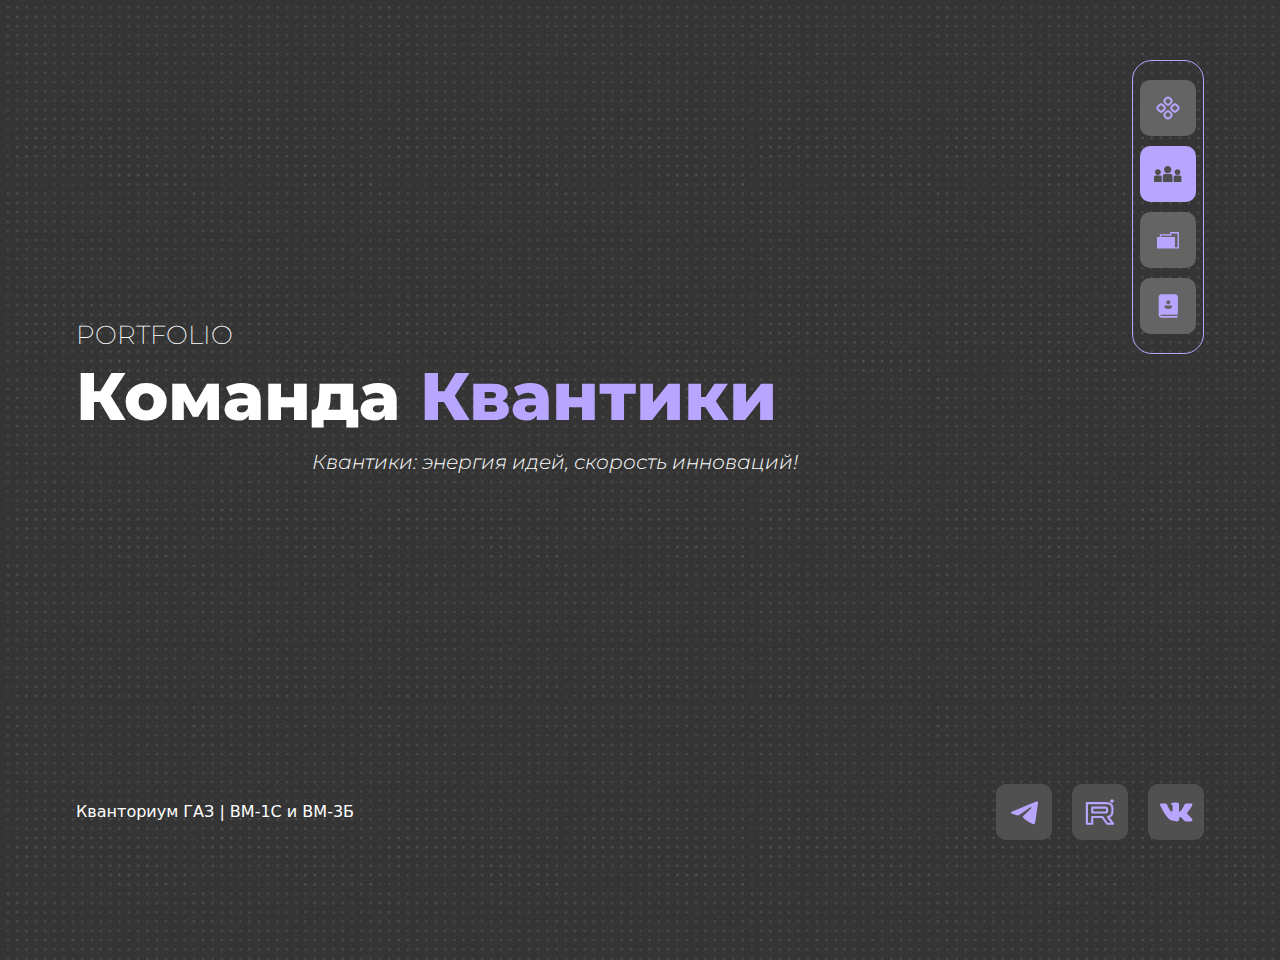
<file: index.html>
<!DOCTYPE html>
<html lang="en">

<head>
    <meta charset="UTF-8">
    <meta name="viewport" content="width=device-width, initial-scale=1.0">
    <title>Портфолио</title>


    <link rel="stylesheet"
          href="https://cdn.jsdelivr.net/npm/bootstrap@5.3.3/dist/css/bootstrap.min.css"
          integrity="sha384-QWTKZyjpPEjISv5WaRU9OFeRpok6YctnYmDr5pNlyT2bRjXh0JMhjY6hW+ALEwIH"
          crossorigin="anonymous">

    <link rel="stylesheet" href="./style/style.css">

    <meta name="description" content="Портфолио для конкурса">

    <meta name="author" content="ВМ-1С и ВМ-3Б" />


</head>

<body class="general-page">

    <div class="menu-container">
        <div class="menu">
            <ul class="menu__list">
                <li class="menu__list-item " tabindex="1">
                    <a href="./index.html" class="menu__link">
                        <svg class="dec" width="26" height="26" viewBox="0 0 26 26" fill="none"
                             xmlns="http://www.w3.org/2000/svg">
                            <path d="M12.1711 2.57167C11.7729 2.73659 11.4159 3.09354 10.7021 3.80737C9.98845 4.52105 9.63135 4.87815 9.46644 5.27626C9.24654 5.80716 9.24654 6.40373 9.46644 6.93462C9.63137 7.3328 9.9883 7.68972 10.7021 8.40358C11.4156 9.11702 11.773 9.47441 12.171 9.63929C12.7019 9.85919 13.2985 9.85919 13.8294 9.63928C14.2276 9.47435 14.5845 9.11743 15.2984 8.40358C16.0122 7.68972 16.3681 7.3328 16.533 6.93462C16.7529 6.40373 16.7529 5.80716 16.533 5.27626C16.3681 4.87809 16.0122 4.52122 15.2984 3.80737C14.5845 3.09353 14.2276 2.73659 13.8294 2.57167C13.2985 2.35176 12.7019 2.35176 12.1711 2.57167Z"
                                  stroke="#4F4F4F" stroke-width="2" stroke-linecap="round"
                                  stroke-linejoin="round" />
                            <path d="M5.27654 9.46571C4.87837 9.63064 4.52143 9.98757 3.80759 10.7014C3.09394 11.4151 2.73682 11.7722 2.57191 12.1703C2.35201 12.7012 2.35201 13.2978 2.57191 13.8286C2.73684 14.2269 3.09378 14.5838 3.80762 15.2976C4.52107 16.0111 4.87845 16.3684 5.27651 16.5333C5.80741 16.7532 6.40398 16.7532 6.93486 16.5333C7.33304 16.3684 7.68997 16.0114 8.40382 15.2976C9.11767 14.5838 9.47355 14.2269 9.63847 13.8286C9.85838 13.2978 9.85838 12.7012 9.63847 12.1703C9.47355 11.7721 9.11767 11.4153 8.40382 10.7014C7.68997 9.98756 7.33304 9.63064 6.93486 9.46571C6.40398 9.2458 5.80744 9.2458 5.27654 9.46571Z"
                                  stroke="#4F4F4F" stroke-width="2" stroke-linecap="round"
                                  stroke-linejoin="round" />
                            <path d="M17.5967 10.7014C16.883 11.4151 16.526 11.7721 16.361 12.1703C16.1411 12.7012 16.1411 13.2978 16.361 13.8286C16.526 14.2269 16.8829 14.5837 17.5967 15.2976C18.3101 16.011 18.6676 16.3684 19.0656 16.5333C19.5965 16.7532 20.1931 16.7532 20.724 16.5333C21.1221 16.3684 21.4791 16.0114 22.1929 15.2976C22.9068 14.5838 23.2627 14.2269 23.4276 13.8286C23.6475 13.2978 23.6475 12.7012 23.4276 12.1703C23.2627 11.7721 22.9068 11.4153 22.1929 10.7014C21.4791 9.98757 21.1221 9.63064 20.724 9.46571C20.1931 9.2458 19.5966 9.2458 19.0656 9.46571C18.6675 9.63064 18.3105 9.98757 17.5967 10.7014Z"
                                  stroke="#4F4F4F" stroke-width="2" stroke-linecap="round"
                                  stroke-linejoin="round" />
                            <path d="M12.1711 16.3602C11.7729 16.5252 11.4159 16.8821 10.7021 17.5959C9.98846 18.3096 9.63135 18.6667 9.46644 19.0648C9.24654 19.5958 9.24654 20.1922 9.46644 20.7232C9.63137 21.1213 9.9883 21.4783 10.7021 22.1921C11.4156 22.9056 11.773 23.263 12.171 23.4278C12.7019 23.6478 13.2985 23.6478 13.8294 23.4278C14.2276 23.263 14.5845 22.906 15.2984 22.1921C16.0122 21.4783 16.3681 21.1213 16.533 20.7232C16.7529 20.1922 16.7529 19.5958 16.533 19.0648C16.3681 18.6667 16.0122 18.3097 15.2984 17.5959C14.5845 16.8821 14.2276 16.5252 13.8294 16.3602C13.2985 16.1404 12.7019 16.1404 12.1711 16.3602Z"
                                  stroke="#4F4F4F" stroke-width="2" stroke-linecap="round"
                                  stroke-linejoin="round" />
                        </svg>
                    </a>
                </li>
                <li class="menu__list-item active" tabindex="2">
                    <a href="./comand.html" class="menu__link">
                        <svg width="28" height="17" viewBox="0 0 28 17" fill="none"
                             xmlns="http://www.w3.org/2000/svg">
                            <path d="M13.6828 7.29612C15.7068 7.29612 17.3338 5.65975 17.3338 3.64866C17.3362 1.63168 15.7068 0 13.6828 0C11.6729 0 10.0413 1.63168 10.0413 3.64866C10.0413 5.66215 11.6729 7.29612 13.6828 7.29612Z"
                                  fill="#B8A5FF" />
                            <path d="M16.6116 7.89062H10.7639C9.71842 7.89062 8.86206 8.8492 8.86206 10.0251V15.8986C8.86206 15.9632 8.89495 16.0208 8.89849 16.0878H18.4735C18.4806 16.0208 18.5076 15.9633 18.5076 15.8986V10.0251C18.5111 8.8492 17.6547 7.89062 16.6116 7.89062Z"
                                  fill="#B8A5FF" />
                            <path d="M23.5037 9.03714C25.1283 9.03714 26.431 7.7297 26.431 6.11447C26.431 4.49923 25.1283 3.18945 23.5037 3.18945C21.8908 3.18945 20.5857 4.49923 20.5857 6.11447C20.5822 7.72856 21.8908 9.03714 23.5037 9.03714Z"
                                  fill="#B8A5FF" />
                            <path d="M25.8517 9.51416H21.1658C20.3247 9.51416 19.6375 10.2824 19.6375 11.2281V15.934C19.6375 15.9845 19.6621 16.0327 19.6657 16.0879H27.3459C27.3495 16.0327 27.3729 15.9845 27.3729 15.934V11.2281C27.3765 10.2824 26.6905 9.51416 25.8517 9.51416Z"
                                  fill="#B8A5FF" />
                            <path d="M3.86713 9.03714C5.48939 9.03714 6.79334 7.7297 6.79334 6.11447C6.79334 4.49923 5.48939 3.18945 3.86713 3.18945C2.25309 3.18945 0.947998 4.49923 0.947998 6.11447C0.947998 7.7297 2.25309 9.03714 3.86713 9.03714Z"
                                  fill="#B8A5FF" />
                            <path d="M6.21419 9.51416H1.52358C0.684869 9.51416 0 10.2824 0 11.2281V15.934C0 15.9845 0.0246696 16.0327 0.0293531 16.0879H7.70962C7.71316 16.0327 7.73549 15.9845 7.73549 15.934V11.2281C7.73783 10.2824 7.05176 9.51416 6.21419 9.51416Z"
                                  fill="#B8A5FF" />
                        </svg>
                    </a>
                </li>
                <li class="menu__list-item" tabindex="3">
                    <a href="./project.html" class="menu__link">
                        <svg width="22" height="17" viewBox="0 0 22 17" fill="none"
                             xmlns="http://www.w3.org/2000/svg">
                            <path d="M13.0586 0V2.20266H2.82863V4.93899H0V16.575H22V0.0550664V0H14.4336H13.0586ZM14.4336 1.37666H20.625V15.1983H17.875V4.98792H17.8661V4.93899H4.20363V3.57932L14.4336 3.63137V1.37666Z"
                                  fill="#B8A5FF" />
                        </svg>

                    </a>
                </li>
                <li class="menu__list-item" tabindex="4">
                    <a href="./contact.html" class="menu__link">
                        <svg width="20" height="24" viewBox="0 0 20 24" fill="none"
                             xmlns="http://www.w3.org/2000/svg">
                            <path d="M17.0001 0.333496C18.6109 0.333496 19.9167 1.63933 19.9167 3.25016V19.8752C19.9167 20.3584 19.525 20.7502 19.0417 20.7502H2.41675C2.41675 21.3945 2.93909 21.9168 3.58341 21.9168H19.0417C19.525 21.9168 19.9167 22.3086 19.9167 22.7918C19.9167 23.2751 19.525 23.6668 19.0417 23.6668H3.58341C1.97259 23.6668 0.666748 22.361 0.666748 20.7502V3.25016C0.666748 1.63933 1.97259 0.333496 3.58341 0.333496H17.0001ZM13.2084 11.4168H7.37508C6.89184 11.4168 6.50008 11.8086 6.50008 12.2918V12.8746C6.50008 14.0418 8.1137 14.9168 10.2917 14.9168C12.4697 14.9168 14.0834 14.0418 14.0834 12.8746V12.2918C14.0834 11.8086 13.6916 11.4168 13.2084 11.4168ZM10.2917 6.16683C9.16381 6.16683 8.25008 7.07523 8.25008 8.20321C8.25008 9.33119 9.16381 10.2456 10.2917 10.2456C11.4197 10.2456 12.3334 9.33119 12.3334 8.20321C12.3334 7.07523 11.4197 6.16683 10.2917 6.16683Z"
                                  fill="#B8A5FF" />
                        </svg>

                    </a>
                </li>
            </ul>
        </div>
    </div>



    <main class="page-container-main">
        <div class="general-page__content ">
            <div class="general-page__text">
                <div class="general-page__text-1">portfolio</div>

                <h2 class="general-page__title">Команда <span>Квантики</span></h2>

                <p class="general-page__text-2">Квантики: энергия идей, скорость инноваций!</p>
            </div>

    </main>

    <footer class="footer">
        <p class="footer__info">
            Кванториум ГАЗ
            |
            ВМ-1С и ВМ-3Б
        </p>

        <ul class="footer__links">
            <li class="footer__link social-link">
                <a href="">
                    <svg width="31" height="31" viewBox="0 0 31 31" fill="none"
                         xmlns="http://www.w3.org/2000/svg">
                        <path d="M26.75 4.72055C26.75 4.72055 29.2592 3.74211 29.0501 6.11832C28.9804 7.09677 28.3531 10.5213 27.8652 14.2254L26.1924 25.1979C26.1924 25.1979 26.053 26.8053 24.7983 27.0849C23.5437 27.3644 21.6618 26.1065 21.3132 25.8269C21.0344 25.6173 16.0856 22.4723 14.3431 20.9347C13.8551 20.5154 13.2975 19.6767 14.4127 18.6983L21.7315 11.7094C22.5679 10.8708 23.4043 8.91389 19.9192 11.2901L10.161 17.9295C10.161 17.9295 9.04574 18.6284 6.95472 17.9994L2.42408 16.6016C2.42408 16.6016 0.75124 15.5533 3.60901 14.5049C10.5792 11.2202 19.1525 7.86551 26.75 4.72055Z"
                              fill="#B8A5FF" />
                    </svg>
                </a>
            </li>
            <li class="footer__link social-link">
                <a href="">
                    <svg width="34" height="34" viewBox="0 0 34 34" fill="none"
                         xmlns="http://www.w3.org/2000/svg">
                        <path d="M23.0729 8.07129H3.896V28.7622H9.23346V22.0308H19.4611L24.1276 28.7622H30.1042L24.9585 21.9998C26.5566 21.7517 27.7072 21.1622 28.4104 20.2316C29.1134 19.301 29.4651 17.8119 29.4651 15.8267V14.2756C29.4651 13.0967 29.3374 12.1662 29.1135 11.4527C28.8897 10.7392 28.5062 10.1187 27.9629 9.56038C27.3875 9.03303 26.7484 8.6608 25.9813 8.41271C25.2142 8.1956 24.2553 8.07129 23.0729 8.07129ZM22.21 17.4709H9.23346V12.6314H22.21C22.9449 12.6314 23.4563 12.7553 23.712 12.9726C23.9677 13.1897 24.1276 13.5929 24.1276 14.1824V15.9196C24.1276 16.5399 23.9677 16.9432 23.712 17.1603C23.4563 17.3774 22.945 17.4705 22.21 17.4705V17.4709Z"
                              stroke="#B8A5FF" stroke-width="2.125" stroke-linecap="round"
                              stroke-linejoin="round" />
                        <path d="M29.029 7.71696C30.0065 7.71696 30.7995 6.92416 30.7995 5.94613C30.7995 4.9681 30.0065 4.17529 29.029 4.17529C28.0508 4.17529 27.2578 4.9681 27.2578 5.94613C27.2578 6.92416 28.0508 7.71696 29.029 7.71696Z"
                              fill="#B8A5FF" />
                    </svg>

                </a>
            </li>
            <li class="footer__link social-link">
                <a href="">
                    <svg width="38" height="38" viewBox="0 0 38 38" fill="none"
                         xmlns="http://www.w3.org/2000/svg">
                        <path d="M22.6373 18.7032C22.0436 18.4799 22.0436 17.6273 22.0068 17.0335C21.8583 14.9186 22.6005 11.6898 21.7099 10.3171C21.0793 9.50005 18.0358 9.57486 16.1809 9.68649C15.6608 9.7613 15.0302 9.87174 14.5849 10.095C14.1396 10.3182 13.6943 10.6887 13.6943 11.0224C13.6943 11.5045 14.8082 11.4309 15.2155 12.0615C15.6608 12.73 15.6608 14.1764 15.6608 15.3639C15.6608 16.7367 15.4375 18.5559 14.8818 18.6295C14.028 18.6664 13.5458 17.8125 13.1005 17.182C12.2099 15.9577 11.3193 14.4353 10.6507 12.9509C10.317 12.1719 10.1306 11.3181 9.64846 10.9844C8.90628 10.4643 7.57034 10.4275 6.27121 10.4643C5.08371 10.5011 3.37609 10.3527 3.0424 11.0581C2.78234 11.8371 3.33928 12.5792 3.63615 13.211C5.15734 16.5134 6.79015 19.4085 8.79465 22.154C10.6507 24.7143 12.394 26.7556 15.808 27.8315C16.7735 28.1284 21.0033 28.9822 21.8572 27.8315C22.154 27.3862 22.0804 26.3839 22.2288 25.6417C22.3773 24.8995 22.5625 24.1574 23.2679 24.1205C23.8617 24.0837 24.1953 24.6027 24.567 24.9744C24.9755 25.3829 25.3092 25.7165 25.6061 26.0882C26.3115 26.7936 27.0536 27.7579 27.9443 28.1295C29.1686 28.6497 31.0615 28.5012 32.8427 28.4264C34.2903 28.3896 35.3293 28.0927 35.441 27.2389C35.5158 26.5704 34.7724 25.6061 34.3271 25.0492C33.2132 23.6764 32.6943 23.2679 31.432 22.0056C30.875 21.4487 30.1697 20.8549 30.1697 20.1875C30.1328 19.779 30.4665 19.4085 30.7634 19C32.0625 17.0704 33.3617 15.6976 34.5492 13.6931C34.8828 13.0994 35.663 11.7266 35.3661 11.0581C35.0325 10.3159 33.1764 10.5379 32.0257 10.5379C30.5413 10.5379 28.6117 10.4263 28.24 10.7232C27.5346 11.2053 27.2377 11.9855 26.904 12.7277C26.1618 14.4353 25.1596 16.1786 24.1205 17.4777C23.7488 17.923 23.0447 18.8504 22.6362 18.702L22.6373 18.7032Z"
                              fill="#B8A5FF" />
                    </svg>

                </a>
            </li>
        </ul>
    </footer>
    </div>

    <script src="https://cdn.jsdelivr.net/npm/bootstrap@5.3.3/dist/js/bootstrap.bundle.min.js"
            integrity="sha384-YvpcrYf0tY3lHB60NNkmXc5s9fDVZLESaAA55NDzOxhy9GkcIdslK1eN7N6jIeHz"
            crossorigin="anonymous"></script>
</body>

</html>
</file>
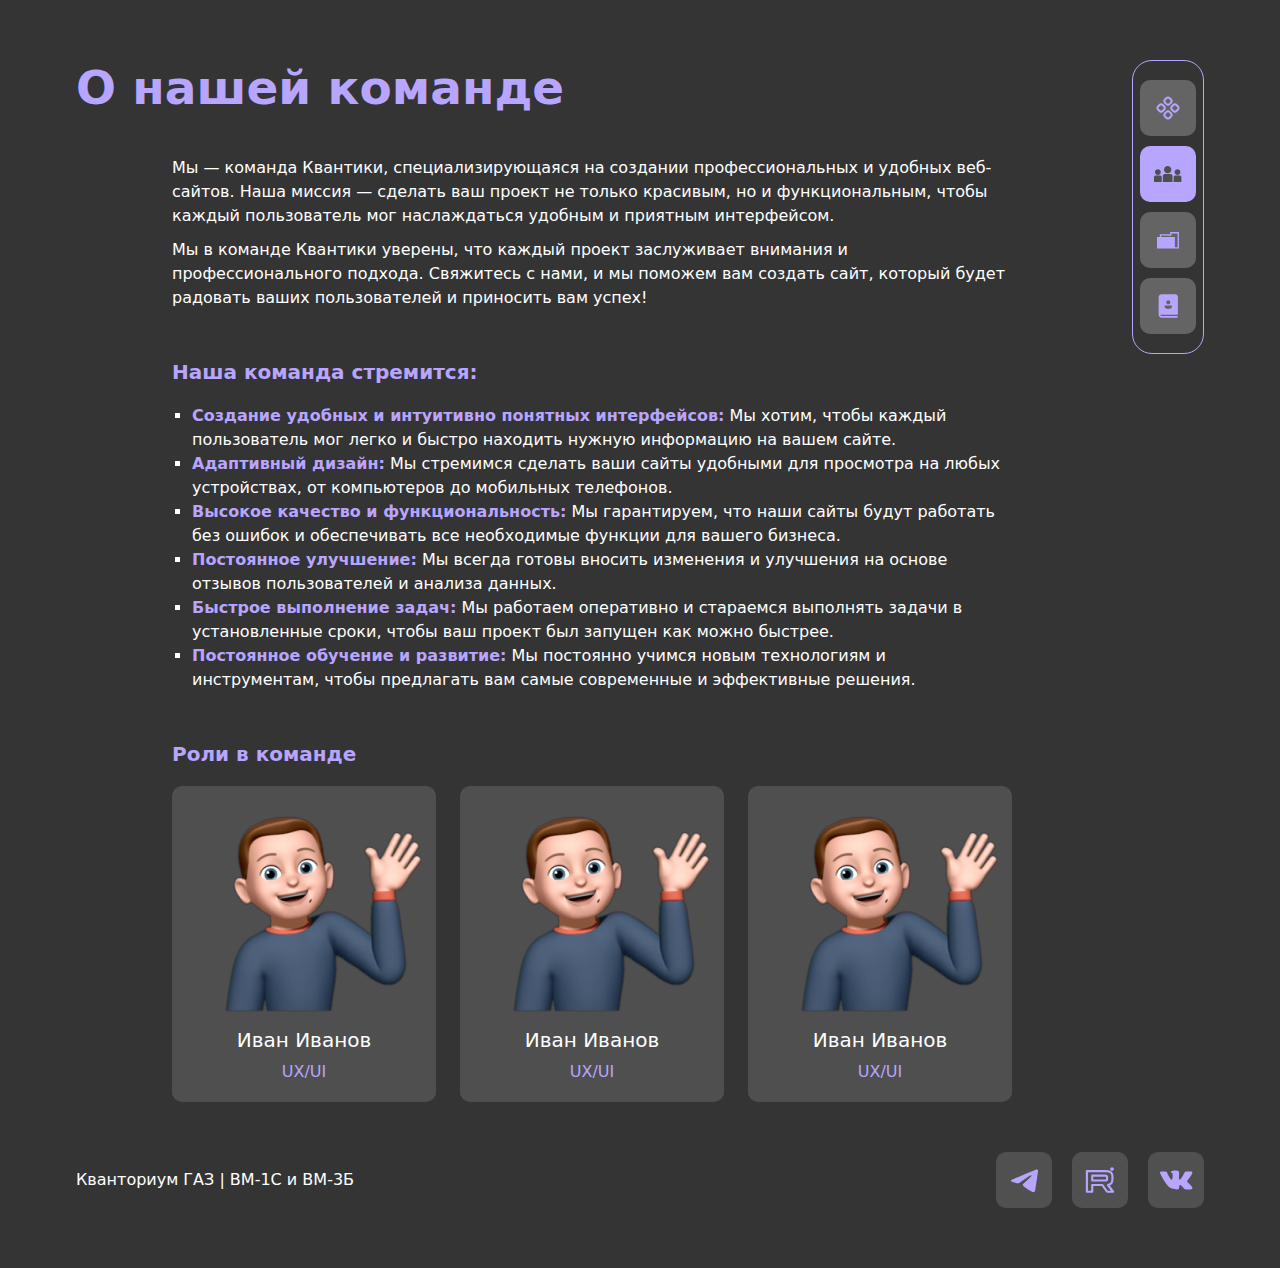
<file: comand.html>
<!DOCTYPE html>
<html lang="en">

<head>
    <meta charset="UTF-8">
    <meta name="viewport" content="width=device-width, initial-scale=1.0">
    <title>Портфолио | Команда</title>



    <link rel="stylesheet"
          href="https://cdn.jsdelivr.net/npm/bootstrap@5.3.3/dist/css/bootstrap.min.css"
          integrity="sha384-QWTKZyjpPEjISv5WaRU9OFeRpok6YctnYmDr5pNlyT2bRjXh0JMhjY6hW+ALEwIH"
          crossorigin="anonymous">


    <link rel="stylesheet" href="./style/style.css">

    <meta name="description" content="Портфолио для конкурса">

        <meta name="author" content="ВМ-1С и ВМ-3Б" />
</head>

<body class="command">

    <div class="menu-container">
        <div class="menu">
            <ul class="menu__list">
                <li class="menu__list-item " tabindex="1">
                    <a href="./index.html" class="menu__link">
                        <svg class="dec" width="26" height="26" viewBox="0 0 26 26" fill="none"
                             xmlns="http://www.w3.org/2000/svg">
                            <path d="M12.1711 2.57167C11.7729 2.73659 11.4159 3.09354 10.7021 3.80737C9.98845 4.52105 9.63135 4.87815 9.46644 5.27626C9.24654 5.80716 9.24654 6.40373 9.46644 6.93462C9.63137 7.3328 9.9883 7.68972 10.7021 8.40358C11.4156 9.11702 11.773 9.47441 12.171 9.63929C12.7019 9.85919 13.2985 9.85919 13.8294 9.63928C14.2276 9.47435 14.5845 9.11743 15.2984 8.40358C16.0122 7.68972 16.3681 7.3328 16.533 6.93462C16.7529 6.40373 16.7529 5.80716 16.533 5.27626C16.3681 4.87809 16.0122 4.52122 15.2984 3.80737C14.5845 3.09353 14.2276 2.73659 13.8294 2.57167C13.2985 2.35176 12.7019 2.35176 12.1711 2.57167Z"
                                  stroke="#4F4F4F" stroke-width="2" stroke-linecap="round"
                                  stroke-linejoin="round" />
                            <path d="M5.27654 9.46571C4.87837 9.63064 4.52143 9.98757 3.80759 10.7014C3.09394 11.4151 2.73682 11.7722 2.57191 12.1703C2.35201 12.7012 2.35201 13.2978 2.57191 13.8286C2.73684 14.2269 3.09378 14.5838 3.80762 15.2976C4.52107 16.0111 4.87845 16.3684 5.27651 16.5333C5.80741 16.7532 6.40398 16.7532 6.93486 16.5333C7.33304 16.3684 7.68997 16.0114 8.40382 15.2976C9.11767 14.5838 9.47355 14.2269 9.63847 13.8286C9.85838 13.2978 9.85838 12.7012 9.63847 12.1703C9.47355 11.7721 9.11767 11.4153 8.40382 10.7014C7.68997 9.98756 7.33304 9.63064 6.93486 9.46571C6.40398 9.2458 5.80744 9.2458 5.27654 9.46571Z"
                                  stroke="#4F4F4F" stroke-width="2" stroke-linecap="round"
                                  stroke-linejoin="round" />
                            <path d="M17.5967 10.7014C16.883 11.4151 16.526 11.7721 16.361 12.1703C16.1411 12.7012 16.1411 13.2978 16.361 13.8286C16.526 14.2269 16.8829 14.5837 17.5967 15.2976C18.3101 16.011 18.6676 16.3684 19.0656 16.5333C19.5965 16.7532 20.1931 16.7532 20.724 16.5333C21.1221 16.3684 21.4791 16.0114 22.1929 15.2976C22.9068 14.5838 23.2627 14.2269 23.4276 13.8286C23.6475 13.2978 23.6475 12.7012 23.4276 12.1703C23.2627 11.7721 22.9068 11.4153 22.1929 10.7014C21.4791 9.98757 21.1221 9.63064 20.724 9.46571C20.1931 9.2458 19.5966 9.2458 19.0656 9.46571C18.6675 9.63064 18.3105 9.98757 17.5967 10.7014Z"
                                  stroke="#4F4F4F" stroke-width="2" stroke-linecap="round"
                                  stroke-linejoin="round" />
                            <path d="M12.1711 16.3602C11.7729 16.5252 11.4159 16.8821 10.7021 17.5959C9.98846 18.3096 9.63135 18.6667 9.46644 19.0648C9.24654 19.5958 9.24654 20.1922 9.46644 20.7232C9.63137 21.1213 9.9883 21.4783 10.7021 22.1921C11.4156 22.9056 11.773 23.263 12.171 23.4278C12.7019 23.6478 13.2985 23.6478 13.8294 23.4278C14.2276 23.263 14.5845 22.906 15.2984 22.1921C16.0122 21.4783 16.3681 21.1213 16.533 20.7232C16.7529 20.1922 16.7529 19.5958 16.533 19.0648C16.3681 18.6667 16.0122 18.3097 15.2984 17.5959C14.5845 16.8821 14.2276 16.5252 13.8294 16.3602C13.2985 16.1404 12.7019 16.1404 12.1711 16.3602Z"
                                  stroke="#4F4F4F" stroke-width="2" stroke-linecap="round"
                                  stroke-linejoin="round" />
                        </svg>
                    </a>
                </li>
                <li class="menu__list-item active" tabindex="2">
                    <a href="./comand.html" class="menu__link">
                        <svg width="28" height="17" viewBox="0 0 28 17" fill="none"
                             xmlns="http://www.w3.org/2000/svg">
                            <path d="M13.6828 7.29612C15.7068 7.29612 17.3338 5.65975 17.3338 3.64866C17.3362 1.63168 15.7068 0 13.6828 0C11.6729 0 10.0413 1.63168 10.0413 3.64866C10.0413 5.66215 11.6729 7.29612 13.6828 7.29612Z"
                                  fill="#B8A5FF" />
                            <path d="M16.6116 7.89062H10.7639C9.71842 7.89062 8.86206 8.8492 8.86206 10.0251V15.8986C8.86206 15.9632 8.89495 16.0208 8.89849 16.0878H18.4735C18.4806 16.0208 18.5076 15.9633 18.5076 15.8986V10.0251C18.5111 8.8492 17.6547 7.89062 16.6116 7.89062Z"
                                  fill="#B8A5FF" />
                            <path d="M23.5037 9.03714C25.1283 9.03714 26.431 7.7297 26.431 6.11447C26.431 4.49923 25.1283 3.18945 23.5037 3.18945C21.8908 3.18945 20.5857 4.49923 20.5857 6.11447C20.5822 7.72856 21.8908 9.03714 23.5037 9.03714Z"
                                  fill="#B8A5FF" />
                            <path d="M25.8517 9.51416H21.1658C20.3247 9.51416 19.6375 10.2824 19.6375 11.2281V15.934C19.6375 15.9845 19.6621 16.0327 19.6657 16.0879H27.3459C27.3495 16.0327 27.3729 15.9845 27.3729 15.934V11.2281C27.3765 10.2824 26.6905 9.51416 25.8517 9.51416Z"
                                  fill="#B8A5FF" />
                            <path d="M3.86713 9.03714C5.48939 9.03714 6.79334 7.7297 6.79334 6.11447C6.79334 4.49923 5.48939 3.18945 3.86713 3.18945C2.25309 3.18945 0.947998 4.49923 0.947998 6.11447C0.947998 7.7297 2.25309 9.03714 3.86713 9.03714Z"
                                  fill="#B8A5FF" />
                            <path d="M6.21419 9.51416H1.52358C0.684869 9.51416 0 10.2824 0 11.2281V15.934C0 15.9845 0.0246696 16.0327 0.0293531 16.0879H7.70962C7.71316 16.0327 7.73549 15.9845 7.73549 15.934V11.2281C7.73783 10.2824 7.05176 9.51416 6.21419 9.51416Z"
                                  fill="#B8A5FF" />
                        </svg>
                    </a>
                </li>
                <li class="menu__list-item" tabindex="3">
                    <a href="./project.html" class="menu__link">
                        <svg width="22" height="17" viewBox="0 0 22 17" fill="none"
                             xmlns="http://www.w3.org/2000/svg">
                            <path d="M13.0586 0V2.20266H2.82863V4.93899H0V16.575H22V0.0550664V0H14.4336H13.0586ZM14.4336 1.37666H20.625V15.1983H17.875V4.98792H17.8661V4.93899H4.20363V3.57932L14.4336 3.63137V1.37666Z"
                                  fill="#B8A5FF" />
                        </svg>

                    </a>
                </li>
                <li class="menu__list-item" tabindex="4">
                    <a href="./contact.html" class="menu__link">
                        <svg width="20" height="24" viewBox="0 0 20 24" fill="none"
                             xmlns="http://www.w3.org/2000/svg">
                            <path d="M17.0001 0.333496C18.6109 0.333496 19.9167 1.63933 19.9167 3.25016V19.8752C19.9167 20.3584 19.525 20.7502 19.0417 20.7502H2.41675C2.41675 21.3945 2.93909 21.9168 3.58341 21.9168H19.0417C19.525 21.9168 19.9167 22.3086 19.9167 22.7918C19.9167 23.2751 19.525 23.6668 19.0417 23.6668H3.58341C1.97259 23.6668 0.666748 22.361 0.666748 20.7502V3.25016C0.666748 1.63933 1.97259 0.333496 3.58341 0.333496H17.0001ZM13.2084 11.4168H7.37508C6.89184 11.4168 6.50008 11.8086 6.50008 12.2918V12.8746C6.50008 14.0418 8.1137 14.9168 10.2917 14.9168C12.4697 14.9168 14.0834 14.0418 14.0834 12.8746V12.2918C14.0834 11.8086 13.6916 11.4168 13.2084 11.4168ZM10.2917 6.16683C9.16381 6.16683 8.25008 7.07523 8.25008 8.20321C8.25008 9.33119 9.16381 10.2456 10.2917 10.2456C11.4197 10.2456 12.3334 9.33119 12.3334 8.20321C12.3334 7.07523 11.4197 6.16683 10.2917 6.16683Z"
                                  fill="#B8A5FF" />
                        </svg>

                    </a>
                </li>
            </ul>
        </div>
    </div>

    <main class="command__container page-container">
        <h2 class="subtitle command__title">О нашей команде</h2>
        <div class="content  command__content ">

            <p class="command__text text">
                Мы — команда Квантики, специализирующаяся на создании профессиональных и удобных
                веб-сайтов.
                Наша миссия — сделать ваш проект не только красивым, но и функциональным, чтобы
                каждый
                пользователь мог наслаждаться удобным и приятным интерфейсом.
            </p>

            <p class="command__text text">
                Мы в команде Квантики уверены, что каждый проект заслуживает внимания и
                профессионального
                подхода.
                Свяжитесь с нами, и мы поможем вам создать сайт, который будет радовать ваших
                пользователей и
                приносить вам успех!
            </p>

            <h3 class="command__title title">
                Наша команда стремится:
            </h3>

            <ul class="command__list list">
                <li class="command__list-item">
                    <span class="decorate">Создание удобных и интуитивно понятных
                        интерфейсов:</span>
                    Мы хотим, чтобы каждый пользователь мог легко и быстро находить нужную
                    информацию на вашем
                    сайте.
                </li>

                <li class="command__list-item">
                    <span class="decorate">Адаптивный дизайн:</span> Мы стремимся сделать ваши сайты
                    удобными для
                    просмотра на любых устройствах, от компьютеров до мобильных телефонов.
                </li>

                <li class="command__list-item">
                    <span class="decorate">Высокое качество и функциональность:</span> Мы
                    гарантируем,
                    что наши сайты
                    будут работать без ошибок и обеспечивать все необходимые функции для вашего
                    бизнеса.
                </li>

                <li class="command__list-item">
                    <span class="decorate">Постоянное улучшение:</span> Мы всегда готовы вносить
                    изменения и
                    улучшения на основе отзывов пользователей и анализа данных.
                </li>

                <li class="command__list-item">
                    <span class="decorate">Быстрое выполнение задач:</span> Мы работаем оперативно и
                    стараемся
                    выполнять задачи в установленные сроки, чтобы ваш проект был запущен как можно
                    быстрее.
                </li>

                <li class="command__list-item">
                    <span class="decorate">Постоянное обучение и развитие:</span> Мы постоянно
                    учимся
                    новым
                    технологиям и инструментам, чтобы предлагать вам самые современные и эффективные
                    решения.
                </li>
            </ul>

            <h3 class="command__title title">Роли в команде</h3>


            <div class="command__cards">
                <div class="command__card">
                    <div class="command__card-img">
                        <img src="./imgs/Remove-bg.ai_1731581270042 1.png" alt="">
                    </div>
                    <div class="command__card-body">
                        <h3 class="command__card-title">Иван Иванов</h3>
                        <span class="command__card-post">UX/UI</span>
                    </div>
                </div>

                <div class="command__card">
                    <div class="command__card-img">
                        <img src="./imgs/Remove-bg.ai_1731581270042 1.png" alt="">
                    </div>
                    <div class="command__card-body">
                        <h3 class="command__card-title">Иван Иванов</h3>
                        <span class="command__card-post">UX/UI</span>
                    </div>
                </div>

                <div class="command__card">
                    <div class="command__card-img">
                        <img src="./imgs/Remove-bg.ai_1731581270042 1.png" alt="">
                    </div>
                    <div class="command__card-body">
                        <h3 class="command__card-title">Иван Иванов</h3>
                        <span class="command__card-post">UX/UI</span>
                    </div>
                </div>
            </div>
        </div>
    </main>


    <footer class="footer">
        <p class="footer__info">
            Кванториум ГАЗ
            |
            ВМ-1С и ВМ-3Б
        </p>

        <ul class="footer__links">
            <li class="footer__link social-link">
                <a href="">
                    <svg width="31" height="31" viewBox="0 0 31 31" fill="none"
                         xmlns="http://www.w3.org/2000/svg">
                        <path d="M26.75 4.72055C26.75 4.72055 29.2592 3.74211 29.0501 6.11832C28.9804 7.09677 28.3531 10.5213 27.8652 14.2254L26.1924 25.1979C26.1924 25.1979 26.053 26.8053 24.7983 27.0849C23.5437 27.3644 21.6618 26.1065 21.3132 25.8269C21.0344 25.6173 16.0856 22.4723 14.3431 20.9347C13.8551 20.5154 13.2975 19.6767 14.4127 18.6983L21.7315 11.7094C22.5679 10.8708 23.4043 8.91389 19.9192 11.2901L10.161 17.9295C10.161 17.9295 9.04574 18.6284 6.95472 17.9994L2.42408 16.6016C2.42408 16.6016 0.75124 15.5533 3.60901 14.5049C10.5792 11.2202 19.1525 7.86551 26.75 4.72055Z"
                              fill="#B8A5FF" />
                    </svg>
                </a>
            </li>
            <li class="footer__link social-link">
                <a href="">
                    <svg width="34" height="34" viewBox="0 0 34 34" fill="none"
                         xmlns="http://www.w3.org/2000/svg">
                        <path d="M23.0729 8.07129H3.896V28.7622H9.23346V22.0308H19.4611L24.1276 28.7622H30.1042L24.9585 21.9998C26.5566 21.7517 27.7072 21.1622 28.4104 20.2316C29.1134 19.301 29.4651 17.8119 29.4651 15.8267V14.2756C29.4651 13.0967 29.3374 12.1662 29.1135 11.4527C28.8897 10.7392 28.5062 10.1187 27.9629 9.56038C27.3875 9.03303 26.7484 8.6608 25.9813 8.41271C25.2142 8.1956 24.2553 8.07129 23.0729 8.07129ZM22.21 17.4709H9.23346V12.6314H22.21C22.9449 12.6314 23.4563 12.7553 23.712 12.9726C23.9677 13.1897 24.1276 13.5929 24.1276 14.1824V15.9196C24.1276 16.5399 23.9677 16.9432 23.712 17.1603C23.4563 17.3774 22.945 17.4705 22.21 17.4705V17.4709Z"
                              stroke="#B8A5FF" stroke-width="2.125" stroke-linecap="round"
                              stroke-linejoin="round" />
                        <path d="M29.029 7.71696C30.0065 7.71696 30.7995 6.92416 30.7995 5.94613C30.7995 4.9681 30.0065 4.17529 29.029 4.17529C28.0508 4.17529 27.2578 4.9681 27.2578 5.94613C27.2578 6.92416 28.0508 7.71696 29.029 7.71696Z"
                              fill="#B8A5FF" />
                    </svg>

                </a>
            </li>
            <li class="footer__link social-link">
                <a href="">
                    <svg width="38" height="38" viewBox="0 0 38 38" fill="none"
                         xmlns="http://www.w3.org/2000/svg">
                        <path d="M22.6373 18.7032C22.0436 18.4799 22.0436 17.6273 22.0068 17.0335C21.8583 14.9186 22.6005 11.6898 21.7099 10.3171C21.0793 9.50005 18.0358 9.57486 16.1809 9.68649C15.6608 9.7613 15.0302 9.87174 14.5849 10.095C14.1396 10.3182 13.6943 10.6887 13.6943 11.0224C13.6943 11.5045 14.8082 11.4309 15.2155 12.0615C15.6608 12.73 15.6608 14.1764 15.6608 15.3639C15.6608 16.7367 15.4375 18.5559 14.8818 18.6295C14.028 18.6664 13.5458 17.8125 13.1005 17.182C12.2099 15.9577 11.3193 14.4353 10.6507 12.9509C10.317 12.1719 10.1306 11.3181 9.64846 10.9844C8.90628 10.4643 7.57034 10.4275 6.27121 10.4643C5.08371 10.5011 3.37609 10.3527 3.0424 11.0581C2.78234 11.8371 3.33928 12.5792 3.63615 13.211C5.15734 16.5134 6.79015 19.4085 8.79465 22.154C10.6507 24.7143 12.394 26.7556 15.808 27.8315C16.7735 28.1284 21.0033 28.9822 21.8572 27.8315C22.154 27.3862 22.0804 26.3839 22.2288 25.6417C22.3773 24.8995 22.5625 24.1574 23.2679 24.1205C23.8617 24.0837 24.1953 24.6027 24.567 24.9744C24.9755 25.3829 25.3092 25.7165 25.6061 26.0882C26.3115 26.7936 27.0536 27.7579 27.9443 28.1295C29.1686 28.6497 31.0615 28.5012 32.8427 28.4264C34.2903 28.3896 35.3293 28.0927 35.441 27.2389C35.5158 26.5704 34.7724 25.6061 34.3271 25.0492C33.2132 23.6764 32.6943 23.2679 31.432 22.0056C30.875 21.4487 30.1697 20.8549 30.1697 20.1875C30.1328 19.779 30.4665 19.4085 30.7634 19C32.0625 17.0704 33.3617 15.6976 34.5492 13.6931C34.8828 13.0994 35.663 11.7266 35.3661 11.0581C35.0325 10.3159 33.1764 10.5379 32.0257 10.5379C30.5413 10.5379 28.6117 10.4263 28.24 10.7232C27.5346 11.2053 27.2377 11.9855 26.904 12.7277C26.1618 14.4353 25.1596 16.1786 24.1205 17.4777C23.7488 17.923 23.0447 18.8504 22.6362 18.702L22.6373 18.7032Z"
                              fill="#B8A5FF" />
                    </svg>

                </a>
            </li>
        </ul>
    </footer>

    <script src="https://cdn.jsdelivr.net/npm/bootstrap@5.3.3/dist/js/bootstrap.bundle.min.js"
            integrity="sha384-YvpcrYf0tY3lHB60NNkmXc5s9fDVZLESaAA55NDzOxhy9GkcIdslK1eN7N6jIeHz"
            crossorigin="anonymous"></script>
</body>

</html>
</file>
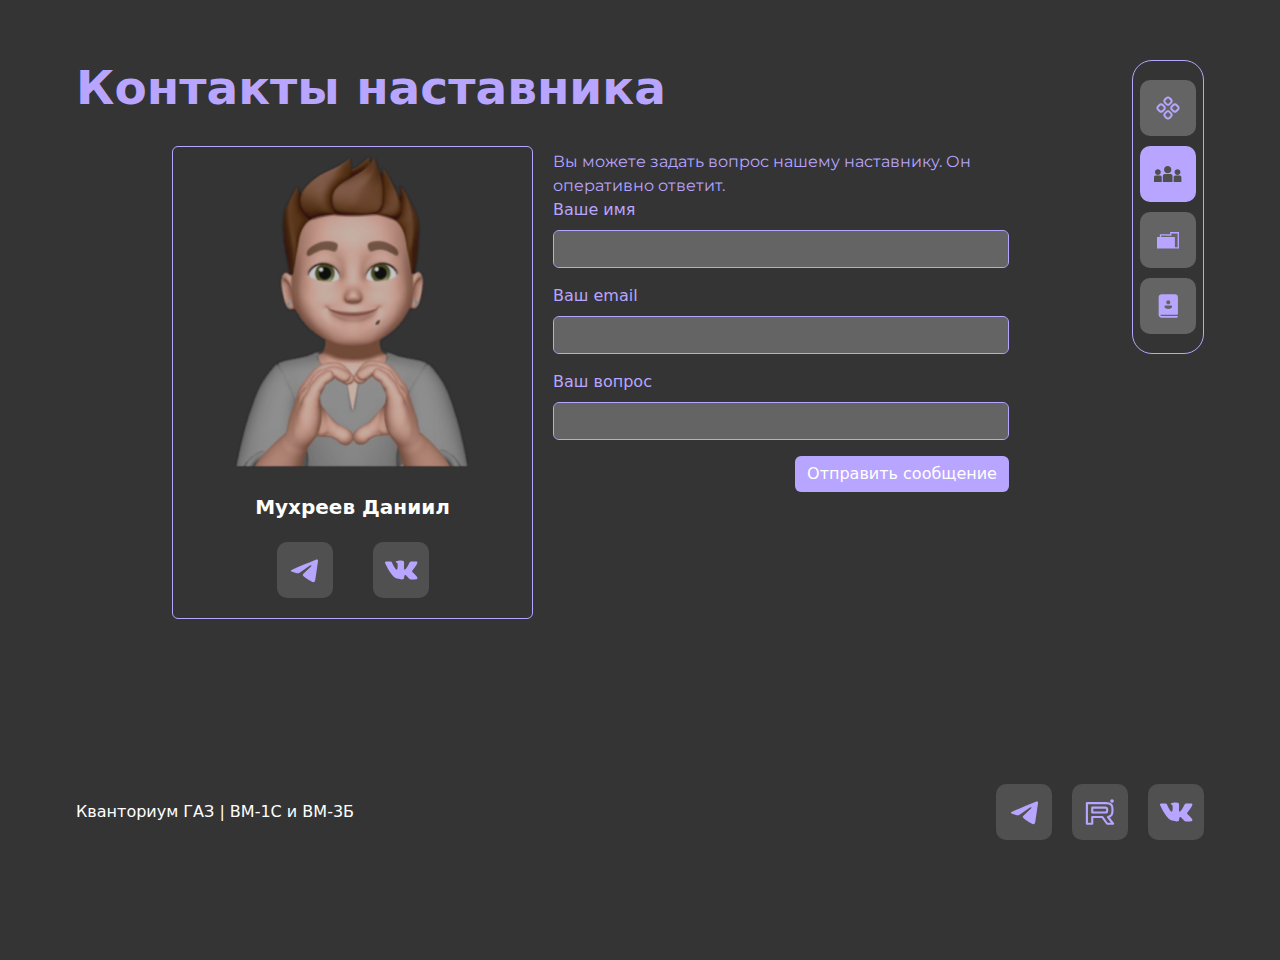
<file: contact.html>
<!DOCTYPE html>
<html lang="en">

<head>
    <meta charset="UTF-8">
    <meta name="viewport" content="width=device-width, initial-scale=1.0">
    <title>Портфолио | Контакты</title>

    <link rel="stylesheet"
          href="https://cdn.jsdelivr.net/npm/bootstrap@5.3.3/dist/css/bootstrap.min.css"
          integrity="sha384-QWTKZyjpPEjISv5WaRU9OFeRpok6YctnYmDr5pNlyT2bRjXh0JMhjY6hW+ALEwIH"
          crossorigin="anonymous">

    <link rel="stylesheet" href="./style/style.css">

    <meta name="description" content="Портфолио для конкурса">

    <meta name="author" content="ВМ-1С и ВМ-3Б" />
</head>

<body class="contact-page">

    <div class="menu-container">
        <div class="menu">
            <ul class="menu__list">
                <li class="menu__list-item " tabindex="1">
                    <a href="./index.html" class="menu__link">
                        <svg class="dec" width="26" height="26" viewBox="0 0 26 26" fill="none"
                             xmlns="http://www.w3.org/2000/svg">
                            <path d="M12.1711 2.57167C11.7729 2.73659 11.4159 3.09354 10.7021 3.80737C9.98845 4.52105 9.63135 4.87815 9.46644 5.27626C9.24654 5.80716 9.24654 6.40373 9.46644 6.93462C9.63137 7.3328 9.9883 7.68972 10.7021 8.40358C11.4156 9.11702 11.773 9.47441 12.171 9.63929C12.7019 9.85919 13.2985 9.85919 13.8294 9.63928C14.2276 9.47435 14.5845 9.11743 15.2984 8.40358C16.0122 7.68972 16.3681 7.3328 16.533 6.93462C16.7529 6.40373 16.7529 5.80716 16.533 5.27626C16.3681 4.87809 16.0122 4.52122 15.2984 3.80737C14.5845 3.09353 14.2276 2.73659 13.8294 2.57167C13.2985 2.35176 12.7019 2.35176 12.1711 2.57167Z"
                                  stroke="#4F4F4F" stroke-width="2" stroke-linecap="round"
                                  stroke-linejoin="round" />
                            <path d="M5.27654 9.46571C4.87837 9.63064 4.52143 9.98757 3.80759 10.7014C3.09394 11.4151 2.73682 11.7722 2.57191 12.1703C2.35201 12.7012 2.35201 13.2978 2.57191 13.8286C2.73684 14.2269 3.09378 14.5838 3.80762 15.2976C4.52107 16.0111 4.87845 16.3684 5.27651 16.5333C5.80741 16.7532 6.40398 16.7532 6.93486 16.5333C7.33304 16.3684 7.68997 16.0114 8.40382 15.2976C9.11767 14.5838 9.47355 14.2269 9.63847 13.8286C9.85838 13.2978 9.85838 12.7012 9.63847 12.1703C9.47355 11.7721 9.11767 11.4153 8.40382 10.7014C7.68997 9.98756 7.33304 9.63064 6.93486 9.46571C6.40398 9.2458 5.80744 9.2458 5.27654 9.46571Z"
                                  stroke="#4F4F4F" stroke-width="2" stroke-linecap="round"
                                  stroke-linejoin="round" />
                            <path d="M17.5967 10.7014C16.883 11.4151 16.526 11.7721 16.361 12.1703C16.1411 12.7012 16.1411 13.2978 16.361 13.8286C16.526 14.2269 16.8829 14.5837 17.5967 15.2976C18.3101 16.011 18.6676 16.3684 19.0656 16.5333C19.5965 16.7532 20.1931 16.7532 20.724 16.5333C21.1221 16.3684 21.4791 16.0114 22.1929 15.2976C22.9068 14.5838 23.2627 14.2269 23.4276 13.8286C23.6475 13.2978 23.6475 12.7012 23.4276 12.1703C23.2627 11.7721 22.9068 11.4153 22.1929 10.7014C21.4791 9.98757 21.1221 9.63064 20.724 9.46571C20.1931 9.2458 19.5966 9.2458 19.0656 9.46571C18.6675 9.63064 18.3105 9.98757 17.5967 10.7014Z"
                                  stroke="#4F4F4F" stroke-width="2" stroke-linecap="round"
                                  stroke-linejoin="round" />
                            <path d="M12.1711 16.3602C11.7729 16.5252 11.4159 16.8821 10.7021 17.5959C9.98846 18.3096 9.63135 18.6667 9.46644 19.0648C9.24654 19.5958 9.24654 20.1922 9.46644 20.7232C9.63137 21.1213 9.9883 21.4783 10.7021 22.1921C11.4156 22.9056 11.773 23.263 12.171 23.4278C12.7019 23.6478 13.2985 23.6478 13.8294 23.4278C14.2276 23.263 14.5845 22.906 15.2984 22.1921C16.0122 21.4783 16.3681 21.1213 16.533 20.7232C16.7529 20.1922 16.7529 19.5958 16.533 19.0648C16.3681 18.6667 16.0122 18.3097 15.2984 17.5959C14.5845 16.8821 14.2276 16.5252 13.8294 16.3602C13.2985 16.1404 12.7019 16.1404 12.1711 16.3602Z"
                                  stroke="#4F4F4F" stroke-width="2" stroke-linecap="round"
                                  stroke-linejoin="round" />
                        </svg>
                    </a>
                </li>
                <li class="menu__list-item active" tabindex="2">
                    <a href="./comand.html" class="menu__link">
                        <svg width="28" height="17" viewBox="0 0 28 17" fill="none"
                             xmlns="http://www.w3.org/2000/svg">
                            <path d="M13.6828 7.29612C15.7068 7.29612 17.3338 5.65975 17.3338 3.64866C17.3362 1.63168 15.7068 0 13.6828 0C11.6729 0 10.0413 1.63168 10.0413 3.64866C10.0413 5.66215 11.6729 7.29612 13.6828 7.29612Z"
                                  fill="#B8A5FF" />
                            <path d="M16.6116 7.89062H10.7639C9.71842 7.89062 8.86206 8.8492 8.86206 10.0251V15.8986C8.86206 15.9632 8.89495 16.0208 8.89849 16.0878H18.4735C18.4806 16.0208 18.5076 15.9633 18.5076 15.8986V10.0251C18.5111 8.8492 17.6547 7.89062 16.6116 7.89062Z"
                                  fill="#B8A5FF" />
                            <path d="M23.5037 9.03714C25.1283 9.03714 26.431 7.7297 26.431 6.11447C26.431 4.49923 25.1283 3.18945 23.5037 3.18945C21.8908 3.18945 20.5857 4.49923 20.5857 6.11447C20.5822 7.72856 21.8908 9.03714 23.5037 9.03714Z"
                                  fill="#B8A5FF" />
                            <path d="M25.8517 9.51416H21.1658C20.3247 9.51416 19.6375 10.2824 19.6375 11.2281V15.934C19.6375 15.9845 19.6621 16.0327 19.6657 16.0879H27.3459C27.3495 16.0327 27.3729 15.9845 27.3729 15.934V11.2281C27.3765 10.2824 26.6905 9.51416 25.8517 9.51416Z"
                                  fill="#B8A5FF" />
                            <path d="M3.86713 9.03714C5.48939 9.03714 6.79334 7.7297 6.79334 6.11447C6.79334 4.49923 5.48939 3.18945 3.86713 3.18945C2.25309 3.18945 0.947998 4.49923 0.947998 6.11447C0.947998 7.7297 2.25309 9.03714 3.86713 9.03714Z"
                                  fill="#B8A5FF" />
                            <path d="M6.21419 9.51416H1.52358C0.684869 9.51416 0 10.2824 0 11.2281V15.934C0 15.9845 0.0246696 16.0327 0.0293531 16.0879H7.70962C7.71316 16.0327 7.73549 15.9845 7.73549 15.934V11.2281C7.73783 10.2824 7.05176 9.51416 6.21419 9.51416Z"
                                  fill="#B8A5FF" />
                        </svg>
                    </a>
                </li>
                <li class="menu__list-item" tabindex="3">
                    <a href="./project.html" class="menu__link">
                        <svg width="22" height="17" viewBox="0 0 22 17" fill="none"
                             xmlns="http://www.w3.org/2000/svg">
                            <path d="M13.0586 0V2.20266H2.82863V4.93899H0V16.575H22V0.0550664V0H14.4336H13.0586ZM14.4336 1.37666H20.625V15.1983H17.875V4.98792H17.8661V4.93899H4.20363V3.57932L14.4336 3.63137V1.37666Z"
                                  fill="#B8A5FF" />
                        </svg>

                    </a>
                </li>
                <li class="menu__list-item" tabindex="4">
                    <a href="./contact.html" class="menu__link">
                        <svg width="20" height="24" viewBox="0 0 20 24" fill="none"
                             xmlns="http://www.w3.org/2000/svg">
                            <path d="M17.0001 0.333496C18.6109 0.333496 19.9167 1.63933 19.9167 3.25016V19.8752C19.9167 20.3584 19.525 20.7502 19.0417 20.7502H2.41675C2.41675 21.3945 2.93909 21.9168 3.58341 21.9168H19.0417C19.525 21.9168 19.9167 22.3086 19.9167 22.7918C19.9167 23.2751 19.525 23.6668 19.0417 23.6668H3.58341C1.97259 23.6668 0.666748 22.361 0.666748 20.7502V3.25016C0.666748 1.63933 1.97259 0.333496 3.58341 0.333496H17.0001ZM13.2084 11.4168H7.37508C6.89184 11.4168 6.50008 11.8086 6.50008 12.2918V12.8746C6.50008 14.0418 8.1137 14.9168 10.2917 14.9168C12.4697 14.9168 14.0834 14.0418 14.0834 12.8746V12.2918C14.0834 11.8086 13.6916 11.4168 13.2084 11.4168ZM10.2917 6.16683C9.16381 6.16683 8.25008 7.07523 8.25008 8.20321C8.25008 9.33119 9.16381 10.2456 10.2917 10.2456C11.4197 10.2456 12.3334 9.33119 12.3334 8.20321C12.3334 7.07523 11.4197 6.16683 10.2917 6.16683Z"
                                  fill="#B8A5FF" />
                        </svg>

                    </a>
                </li>
            </ul>
        </div>
    </div>

    <main class="page-container contact-page__container">

        <h2 class="subtitle">Контакты наставника</h2>

        <div class="content contact-page__content">
            <div class="card contact-page__card" style="width: 361px">
                <img src="./imgs/nastavnik.png" class="card-img-top" alt="...">
                <div class="card-body">
                    <p class="card-text">Мухреев Даниил </p>
                    <ul class="contact__link">
                        <li class="social-link">
                            <a class="btn-primary" href="#" role="button">
                                <svg width="31" height="31" viewBox="0 0 31 31" fill="none"
                                     xmlns="http://www.w3.org/2000/svg">
                                    <path d="M26.75 4.72055C26.75 4.72055 29.2592 3.74211 29.0501 6.11832C28.9804 7.09677 28.3531 10.5213 27.8652 14.2254L26.1924 25.1979C26.1924 25.1979 26.053 26.8053 24.7983 27.0849C23.5437 27.3644 21.6618 26.1065 21.3132 25.8269C21.0344 25.6173 16.0856 22.4723 14.3431 20.9347C13.8551 20.5154 13.2975 19.6767 14.4127 18.6983L21.7315 11.7094C22.5679 10.8708 23.4043 8.91389 19.9192 11.2901L10.161 17.9295C10.161 17.9295 9.04574 18.6284 6.95472 17.9994L2.42408 16.6016C2.42408 16.6016 0.75124 15.5533 3.60901 14.5049C10.5792 11.2202 19.1525 7.86551 26.75 4.72055Z"
                                          fill="#B8A5FF" />
                                </svg>
                            </a>
                        <li>
                        <li class="social-link">
                            <a class="btn-primary" href="#" role="button">
                                <svg width="38" height="38" viewBox="0 0 38 38" fill="none"
                                     xmlns="http://www.w3.org/2000/svg">
                                    <path d="M22.6373 18.7032C22.0436 18.4799 22.0436 17.6273 22.0068 17.0335C21.8583 14.9186 22.6005 11.6898 21.7099 10.3171C21.0793 9.50005 18.0358 9.57486 16.1809 9.68649C15.6608 9.7613 15.0302 9.87174 14.5849 10.095C14.1396 10.3182 13.6943 10.6887 13.6943 11.0224C13.6943 11.5045 14.8082 11.4309 15.2155 12.0615C15.6608 12.73 15.6608 14.1764 15.6608 15.3639C15.6608 16.7367 15.4375 18.5559 14.8818 18.6295C14.028 18.6664 13.5458 17.8125 13.1005 17.182C12.2099 15.9577 11.3193 14.4353 10.6507 12.9509C10.317 12.1719 10.1306 11.3181 9.64846 10.9844C8.90628 10.4643 7.57034 10.4275 6.27121 10.4643C5.08371 10.5011 3.37609 10.3527 3.0424 11.0581C2.78234 11.8371 3.33928 12.5792 3.63615 13.211C5.15734 16.5134 6.79015 19.4085 8.79465 22.154C10.6507 24.7143 12.394 26.7556 15.808 27.8315C16.7735 28.1284 21.0033 28.9822 21.8572 27.8315C22.154 27.3862 22.0804 26.3839 22.2288 25.6417C22.3773 24.8995 22.5625 24.1574 23.2679 24.1205C23.8617 24.0837 24.1953 24.6027 24.567 24.9744C24.9755 25.3829 25.3092 25.7165 25.6061 26.0882C26.3115 26.7936 27.0536 27.7579 27.9443 28.1295C29.1686 28.6497 31.0615 28.5012 32.8427 28.4264C34.2903 28.3896 35.3293 28.0927 35.441 27.2389C35.5158 26.5704 34.7724 25.6061 34.3271 25.0492C33.2132 23.6764 32.6943 23.2679 31.432 22.0056C30.875 21.4487 30.1697 20.8549 30.1697 20.1875C30.1328 19.779 30.4665 19.4085 30.7634 19C32.0625 17.0704 33.3617 15.6976 34.5492 13.6931C34.8828 13.0994 35.663 11.7266 35.3661 11.0581C35.0325 10.3159 33.1764 10.5379 32.0257 10.5379C30.5413 10.5379 28.6117 10.4263 28.24 10.7232C27.5346 11.2053 27.2377 11.9855 26.904 12.7277C26.1618 14.4353 25.1596 16.1786 24.1205 17.4777C23.7488 17.923 23.0447 18.8504 22.6362 18.702L22.6373 18.7032Z"
                                          fill="#B8A5FF" />
                                </svg>
                            </a>
                        </li>
                    </ul>
                </div>
            </div>

            <form class="form  contact-page__form" style="width: 456px;">
                <div class="form-text">Вы можете задать вопрос нашему наставнику. Он оперативно
                    ответит.
                </div>
                <div class="mb-3">
                    <label for="exampleInputEmail1" class="form-label">Ваше имя</label>
                    <input type="name" class="form-control" id="exampleInputNamel1">
                </div>
                <div class="mb-3">
                    <label for="exampleInputPassword1" class="form-label">Ваш email</label>
                    <input type="email" class="form-control" id="exampleInputEmail1">
                </div>
                <div class="mb-3">
                    <label for="exampleInputPassword1" class="form-label">Ваш вопрос</label>
                    <input type="name" class="form-control" id="exampleInputName1">
                </div>

                <button type="submit" class=" btn-primary2 btn btn-primary">Отправить
                    сообщение</button>
            </form>
        </div>
    </main>


    <footer class="footer">
        <p class="footer__info">
            Кванториум ГАЗ
            |
            ВМ-1С и ВМ-3Б
        </p>

        <ul class="footer__links">
            <li class="footer__link social-link">
                <a href="">
                    <svg width="31" height="31" viewBox="0 0 31 31" fill="none"
                         xmlns="http://www.w3.org/2000/svg">
                        <path d="M26.75 4.72055C26.75 4.72055 29.2592 3.74211 29.0501 6.11832C28.9804 7.09677 28.3531 10.5213 27.8652 14.2254L26.1924 25.1979C26.1924 25.1979 26.053 26.8053 24.7983 27.0849C23.5437 27.3644 21.6618 26.1065 21.3132 25.8269C21.0344 25.6173 16.0856 22.4723 14.3431 20.9347C13.8551 20.5154 13.2975 19.6767 14.4127 18.6983L21.7315 11.7094C22.5679 10.8708 23.4043 8.91389 19.9192 11.2901L10.161 17.9295C10.161 17.9295 9.04574 18.6284 6.95472 17.9994L2.42408 16.6016C2.42408 16.6016 0.75124 15.5533 3.60901 14.5049C10.5792 11.2202 19.1525 7.86551 26.75 4.72055Z"
                              fill="#B8A5FF" />
                    </svg>
                </a>
            </li>
            <li class="footer__link social-link">
                <a href="">
                    <svg width="34" height="34" viewBox="0 0 34 34" fill="none"
                         xmlns="http://www.w3.org/2000/svg">
                        <path d="M23.0729 8.07129H3.896V28.7622H9.23346V22.0308H19.4611L24.1276 28.7622H30.1042L24.9585 21.9998C26.5566 21.7517 27.7072 21.1622 28.4104 20.2316C29.1134 19.301 29.4651 17.8119 29.4651 15.8267V14.2756C29.4651 13.0967 29.3374 12.1662 29.1135 11.4527C28.8897 10.7392 28.5062 10.1187 27.9629 9.56038C27.3875 9.03303 26.7484 8.6608 25.9813 8.41271C25.2142 8.1956 24.2553 8.07129 23.0729 8.07129ZM22.21 17.4709H9.23346V12.6314H22.21C22.9449 12.6314 23.4563 12.7553 23.712 12.9726C23.9677 13.1897 24.1276 13.5929 24.1276 14.1824V15.9196C24.1276 16.5399 23.9677 16.9432 23.712 17.1603C23.4563 17.3774 22.945 17.4705 22.21 17.4705V17.4709Z"
                              stroke="#B8A5FF" stroke-width="2.125" stroke-linecap="round"
                              stroke-linejoin="round" />
                        <path d="M29.029 7.71696C30.0065 7.71696 30.7995 6.92416 30.7995 5.94613C30.7995 4.9681 30.0065 4.17529 29.029 4.17529C28.0508 4.17529 27.2578 4.9681 27.2578 5.94613C27.2578 6.92416 28.0508 7.71696 29.029 7.71696Z"
                              fill="#B8A5FF" />
                    </svg>

                </a>
            </li>
            <li class="footer__link social-link">
                <a href="">
                    <svg width="38" height="38" viewBox="0 0 38 38" fill="none"
                         xmlns="http://www.w3.org/2000/svg">
                        <path d="M22.6373 18.7032C22.0436 18.4799 22.0436 17.6273 22.0068 17.0335C21.8583 14.9186 22.6005 11.6898 21.7099 10.3171C21.0793 9.50005 18.0358 9.57486 16.1809 9.68649C15.6608 9.7613 15.0302 9.87174 14.5849 10.095C14.1396 10.3182 13.6943 10.6887 13.6943 11.0224C13.6943 11.5045 14.8082 11.4309 15.2155 12.0615C15.6608 12.73 15.6608 14.1764 15.6608 15.3639C15.6608 16.7367 15.4375 18.5559 14.8818 18.6295C14.028 18.6664 13.5458 17.8125 13.1005 17.182C12.2099 15.9577 11.3193 14.4353 10.6507 12.9509C10.317 12.1719 10.1306 11.3181 9.64846 10.9844C8.90628 10.4643 7.57034 10.4275 6.27121 10.4643C5.08371 10.5011 3.37609 10.3527 3.0424 11.0581C2.78234 11.8371 3.33928 12.5792 3.63615 13.211C5.15734 16.5134 6.79015 19.4085 8.79465 22.154C10.6507 24.7143 12.394 26.7556 15.808 27.8315C16.7735 28.1284 21.0033 28.9822 21.8572 27.8315C22.154 27.3862 22.0804 26.3839 22.2288 25.6417C22.3773 24.8995 22.5625 24.1574 23.2679 24.1205C23.8617 24.0837 24.1953 24.6027 24.567 24.9744C24.9755 25.3829 25.3092 25.7165 25.6061 26.0882C26.3115 26.7936 27.0536 27.7579 27.9443 28.1295C29.1686 28.6497 31.0615 28.5012 32.8427 28.4264C34.2903 28.3896 35.3293 28.0927 35.441 27.2389C35.5158 26.5704 34.7724 25.6061 34.3271 25.0492C33.2132 23.6764 32.6943 23.2679 31.432 22.0056C30.875 21.4487 30.1697 20.8549 30.1697 20.1875C30.1328 19.779 30.4665 19.4085 30.7634 19C32.0625 17.0704 33.3617 15.6976 34.5492 13.6931C34.8828 13.0994 35.663 11.7266 35.3661 11.0581C35.0325 10.3159 33.1764 10.5379 32.0257 10.5379C30.5413 10.5379 28.6117 10.4263 28.24 10.7232C27.5346 11.2053 27.2377 11.9855 26.904 12.7277C26.1618 14.4353 25.1596 16.1786 24.1205 17.4777C23.7488 17.923 23.0447 18.8504 22.6362 18.702L22.6373 18.7032Z"
                              fill="#B8A5FF" />
                    </svg>

                </a>
            </li>
        </ul>
    </footer>

    <script
            src="https://cdn.jsdelivr.net/npm/bootstrap@5.3.3/dist/js/bootstrap.bundle.min.js"
            integrity="sha384-YvpcrYf0tY3lHB60NNkmXc5s9fDVZLESaAA55NDzOxhy9GkcIdslK1eN7N6jIeHz"
            crossorigin="anonymous"></script>
</body>

</html>
</file>
<file: style/style.css>
@import url('https://fonts.googleapis.com/css2?family=Montserrat:ital,wght@0,100..900;1,100..900&display=swap');
@import url('./reset.css');

* {
    --bs-body-bg: #343434;
    --bs-body-color: #ffff;
    --bs-card-border-color: #B8A5FF !important;
    --bs-btn-hover-border-color: #B8A5FF !important;

    --bs-border-color: #B8A5FF !important;

    --bs-modal-width: 800px;

    --bs-btn-close-color: #B8A5FF !important;
}


.btn, .btn-primary {
    --bs-btn-border-color: #B8A5FF !important;
    --bs-btn-hover-bg: #B8A5FF !important;
    --bs-btn-bg: #B8A5FF !important;
    --bs-btn-font-weight: 300 !important;

    --bs-btn-font-size: 16px !important;

    --bs-btn-active-bg: #8b71e8 !important;

    --bs-btn-border-width: 0 !important;
    --bs-btn-close-color: #B8A5FF !important;

}

.btn-close {


    --bs-btn-close-bg: url("data:image/svg+xml;charset=utf8,%3Csvg width='16' height='16' viewBox='0 0 16 16' fill='none' xmlns='http://www.w3.org/2000/svg'%3E%3Cpath fill-rule='evenodd' clip-rule='evenodd' d='M9.6979 8L14 12.3021L12.3021 14L8 9.6979L3.6979 14L2 12.3021L6.3021 8L2 3.6979L3.6979 2L8 6.3021L12.3021 2L14 3.6979L9.6979 8Z' fill='%23B8A5FF'/%3E%3C/svg%3E");

}
main {}


body {
    min-height: 100vh;
    display: flex;
    flex-direction: column;
    gap: 50px;

    padding: 60px 0px;

    overflow-x: hidden;
}


.page-container {

    flex: 1 1 auto;

    width: fit-content;
    display: grid;
    grid-template-columns: repeat(12, 72px);
    align-items: stretch;
    gap: 24px;
    margin: 0 auto;

    grid-template-rows: 62px 1fr;




}

.page-container-main {

    flex: 1 1 auto;

    width: fit-content;
    display: grid;
    grid-template-columns: repeat(12, 72px);
    align-items: stretch;
    gap: 24px;
    margin: 0 auto;

    grid-template-rows: 1fr;


}

.subtitle {
    margin-bottom: 50px;
    grid-column: span 12;

    color: #B8A5FF;
    font-size: 47px;
    font-weight: 700;
}
.content {

    grid-column-start: 2;
    grid-column-end: 11;

    z-index: 100;
}

.social-link {
    height: 56px;
    width: 56px;

    display: flex;
    align-items: center;
    justify-content: center;

    background-color: #515050;

    border-radius: 10px;

    transition: all .15s ease-in-out, box-shadow .15s ease-in-out;
    ;

    &:hover, &:active, &:focus {
        background-color: #B8A5FF;

        border: none;

        svg path {
            fill: #4F4F4F;
        }
    }
}

.form-control {

    box-shadow: none !important;

    &:active {
        border-color: #8b71e8 !important;
    }

    &:hover {
        border-color: #8b71e8 !important;
    }

    &:focus {
        border-color: #8b71e8 !important;
    }
}

/* Меню */


.menu-container {
    top: 60px;
    left: 50%;

    transform: translate(-50%);

    width: fit-content;
    margin: auto;
    height: 100vh;
    position: absolute;

    display: grid;
    grid-template-columns: repeat(12, 72px);
    gap: 24px;
}
.menu {
    height: 294px;
    width: 72px;

    border: 1px solid #b8a5ff;
    border-radius: 20px;

    position: absolute;

    grid-column-start: 12;
    grid-column-end: 13;


    .menu__list {
        height: 100%;
        display: flex;
        flex-direction: column;
        align-items: center;
        justify-content: center;

        gap: 10px;

    }

    .menu__list-item {
        width: 56px;
        height: 56px;

        border-radius: 10px;

        background-color: #656464;

        display: flex;
        align-items: center;
        justify-content: center;



        svg:not(.dec) path {
            fill: #b8a5ff;
        }
        :has(.dec) svg path {
            stroke: #b8a5ff;
        }

        &.active {
            background-color: #B8A5FF;

            svg path {
                fill: #4F4F4F;
            }

            :has(.dec) svg path {
                stroke: #4F4F4F
            }
        }

        &:hover, &:active, &:focus {
            background-color: #B8A5FF;

            border: none;

            svg:not(.dec) path {
                fill: #4F4F4F;
            }

            :has(.dec) svg path {
                stroke: #4F4F4F
            }
        }

    }
}


/* Футтер */

.footer {


    width: 1128px;

    margin: 0px auto;

    flex: 0 0 55px;


    display: flex;
    justify-content: space-between;
    align-items: center;

    .footer__info {
        font-size: 16px;
        font-weight: 100;
        line-height: 24px;
        text-align: left;
    }

    .footer__links {
        z-index: 1000;
        display: flex;
        gap: 20px;

    }
}


/* Главная страница */

.general-page {
    background-image: url('./../imgs/Dots.png');
}

.general-page__text {
    width: 722px;
    height: 100%;
    display: flex;
    flex-direction: column;
    justify-content: center;
}

.general-page__title {
    font-family: Montserrat;
    font-size: 67px;
    font-weight: 800;
    line-height: 91px;
    text-align: left;
    width: 703px;
}

.general-page__title span {
    color: #b8a5ff;
}
.general-page__text-1 {
    display: flex;
    justify-content: left;
    font-family: Montserrat;
    font-size: 26px;
    font-weight: 200;
    line-height: 31.69px;
    text-align: left;
    text-transform: uppercase;
}

.general-page__text-2 {
    display: flex;
    justify-content: right;
    font-family: Montserrat;
    font-size: 20px;
    font-style: italic;
    font-weight: 300;
    line-height: 24px;
    text-align: left;
}


/* Команда */

.text {
    font-size: 16px;
    font-weight: 400;
    line-height: 24px;
    text-align: left;

    margin-top: 10px !important;

}

.title {
    margin-top: 50px;
    color: #B8A5FF;
    font-size: 20px;
    font-weight: 700;

    margin-bottom: 20px !important;
}

.list {
    padding-left: 20px !important;

    li {
        list-style: square;
    }
}

.decorate {
    font-weight: 600;
    color: #B8A5FF;
}

.command__cards {
    display: flex;
    gap: 24px;

    .command__card {
        height: 316px;
        width: 264px;
        border-radius: 10px;
        background-color: #4F4F4F;
    }

    .command__card-title {
        text-align: center;

        font-size: 20px;
    }

    .command__card-post {
        display: block;
        text-align: center;

        color: #B8A5FF;
    }
}

/* Проекты */

.project {

    .project__content {
        display: flex;
        flex-wrap: wrap;
        gap: 24px;

        align-content: flex-start;
    }


    .project__card {
        flex: 0 0 264px;
        height: 257px;

        img {
            flex: 0 0 143px;
        }

        .card-text {
            margin-bottom: 20px !important;
        }


    }
}



.contact-page {

    .content {
        display: flex;
        align-items: flex-start;
        gap: 20px;
    }

    .card-body {
        padding: 0 !important;

        .contact__link {
            display: flex;
            gap: 20px;
            justify-content: center;

            margin-bottom: 20px !important;
        }

        .card-text {
            text-align: center;
            font-size: 20px;
            font-weight: 800;
            margin: 20px auto !important;
        }
    }


    .contact-page__form {
        width: 456px;


        display: flex;
        flex-direction: column;


        .form-text {
            font-family: Montserrat;
            font-size: 16px;
            font-weight: 400;
            line-height: 24px;
            text-align: left;
            color: #b8a5ff;
        }

        .form-label {
            color: #b8a5ff;
        }

        .form-control {
            background-color: #656464;

        }

        .btn-primary2 {
            align-self: flex-end;
            width: 214px;
            height: 36px;

        }
    }

}


.modal {

    .modal-body {
        display: flex;
        justify-content: space-between;
    }

    .modal-body {
        height: 347px;
    }

    .carousel {
        width: 682px;

        .carousel-inner {
            height: 100%;
        }
    }
}

.project_links {
    display: flex;
    flex-direction: column;
    justify-content: flex-end;
    gap: 20px;
}
</file>
